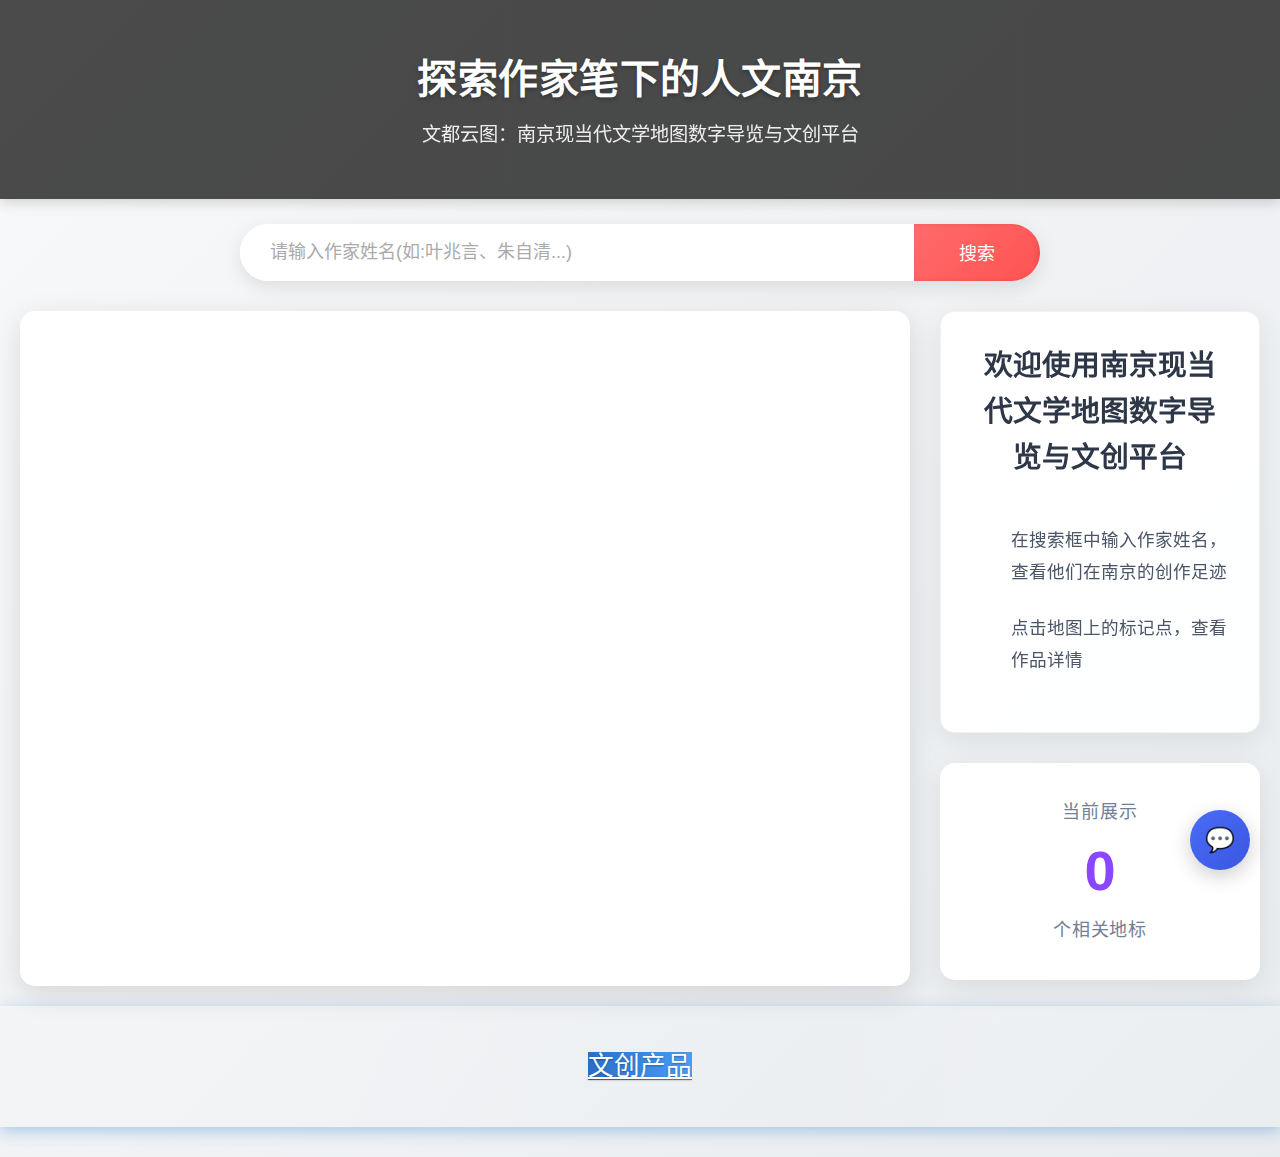
<file: index.html>
<!DOCTYPE html>
<html lang="zh-CN">
<head>
    <meta charset="UTF-8">
    <meta name="viewport" content="width=device-width, initial-scale=1.0">
    <title>文都云图：南京现当代文学地图数字导览与文创平台</title>
    <link rel="stylesheet" href="./css/style.css">
    <link rel="stylesheet" href="./css/ai_assistant.css"> 
    <script src="https://cdn.bootcdn.net/ajax/libs/echarts/5.4.2/echarts.min.js"></script>
    <script src="https://cdn.bootcdn.net/ajax/libs/jquery/3.7.1/jquery.min.js"></script>
    <style>
       .explore-btn-container {
            text-align: center;
            padding: 40px 0; 
            margin-top: 20px;
            background: linear-gradient(135deg, #1a5fad, #2a8fe6, #c2e5ff);
            background-image: 
                radial-gradient(circle at 10% 20%, rgba(255,255,255,0.1) 20%, transparent 40%),
                radial-gradient(circle at 90% 80%, rgba(255,255,255,0.1) 15%, transparent 30%);
            box-shadow: 0 4px 15px rgba(0, 100, 200, 0.3); 
        }

        .explore-btn {
            background: linear-gradient(to right, #2a6fc7, #4a9df7);
            color: white;
            text-shadow: 0 1px 2px rgba(0,0,0,0.3); 
            transition: all 0.3s; 
            font-size: 1.6rem;
        }
        .explore-btn:hover {
            background: linear-gradient(to right, #1a5fad, #3a8de0); 
            transform: translateY(-2px); 
        }
                
                @media (max-width: 768px) {
                    .explore-btn {
                        padding: 12px 30px;
                        font-size: 1.4rem;
                    }
                }
    </style>
</head>
<body>
    <div class="header">
        <h1>探索作家笔下的人文南京</h1>
        <p>文都云图：南京现当代文学地图数字导览与文创平台</p>
    </div>
    
    <div class="search-container">
        <input type="text" id="searchInput" placeholder="请输入作家姓名(如:叶兆言、朱自清...)">
        <button id="searchBtn">搜索</button>
    </div>
    
    <div class="container">
        <div id="mapContainer"></div>
        
        <div class="sidebar">
            <div id="infoPanel">
                <div class="default-message">
                    <h3>欢迎使用南京现当代文学地图数字导览与文创平台</h3>
                    <p>在搜索框中输入作家姓名，查看他们在南京的创作足迹</p>
                    <p>点击地图上的标记点，查看作品详情</p>
                </div>
            </div>
            
            <div id="counter">
                <div class="counter-label">当前展示</div>
                <div class="counter-number">0</div>
                <div class="counter-label">个相关地标</div>
            </div>
        </div>
    </div>
    
    <!-- AI助手容器保持不变 -->
    <div id="ai-assistant">
        <div id="chat-container">
            <div class="chat-header">
                <h3>南京文学助手</h3>
                <button id="close-chat">×</button>
            </div>
            <!-- 虚拟形象区域 -->
            <div id="avatar-container">
                <div id="avatar-animation"></div>
            </div>
            <div id="chat-messages"></div>
            <div class="chat-input">
                <input type="text" id="user-input" placeholder="输入关于南京现当代文学的问题...">
                <button id="send-btn">发送</button>
            </div>
        </div>
        <button id="chat-toggle">💬</button>
    </div>

    
    
    <div class="explore-btn-container">
        <a href="./html/product.html" class="explore-btn">
            文创产品
        </a>
    </div>
    
    <script src="./js/script.js"></script>
    <script src="./js/ai_assistant.js"></script> 
    
    <script>
    // 地图初始化代码
    $(document).ready(function() {
        const myChart = echarts.init(document.getElementById('mapContainer'));
    
    // 使用全局函数获取标记点数据
    const allMarkers = window.getNanjingMarkers();
        // 显示加载动画
        myChart.showLoading({
            text: '正在加载南京地图数据...',
            color: '#4a6cf7',
            textColor: '#4a5568',
            maskColor: 'rgba(255, 255, 255, 0.9)'
        });
        
        // 使用本地地图数据
        fetch('./data/nanjing.json')
            .then(response => response.json())
            .then(nanjingGeoJSON => {
                // 注册南京地图
                echarts.registerMap('nanjing', nanjingGeoJSON);
                
                // 使用文档2提供的数据构建标记点
                const allMarkers = Object.keys(nanjingCoords).map(locationName => {
                    const works = locationToWorks[locationName] || [];
                    const worksList = works.map(item => `${item.author}《${item.work.title}》`);
                    const authors = [...new Set(works.map(item => item.author))];
                    
                    return {
                        name: locationName,
                        value: nanjingCoords[locationName],
                        excerpt: locationDescriptions[locationName] || '南京文学地标',
                        works: worksList,
                        authors: authors,
                        symbol: 'pin',
                        symbolSize: [40, 50],
                        itemStyle: { 
                            color: '#ff6b6b' 
                        },
                        label: {
                            show: true,
                            formatter: '{b}',
                            position: 'bottom',
                            color: '#1a3d66',
                            fontSize: 12
                        }
                    };
                });
                
                // 配置地图选项
                const option = {
                    title: {
                        text: '南京文学地图',
                        subtext: '作家笔下的人文南京',
                        left: 'center',
                        textStyle: { 
                            color: '#2d3748', 
                            fontSize: 24,
                            fontWeight: 'bold'
                        },
                        subtextStyle: { 
                            color: '#718096',
                            fontSize: 16
                        }
                    },
                    tooltip: {
                        trigger: 'item',
                        backgroundColor: 'rgba(255, 255, 255, 0.95)',
                        borderColor: '#e2e8f0',
                        borderWidth: 1,
                        padding: 15,
                        borderRadius: 8,
                        textStyle: {
                            color: '#2d3748'
                        },
                        formatter: function(params) {
                            if (params.componentType === 'series') {
                                return `<div style="font-weight:bold;margin-bottom:5px;">${params.name}</div>
                                        <div>${params.data.excerpt || '南京文学地标'}</div>
                                        <div style="margin-top:8px;color:#4a5568;">点击查看详情</div>`;
                            }
                            return params.name;
                        }
                    },
                    geo: {
                        map: 'nanjing',
                        roam: true,
                        zoom: 8,
                        center: [118.8, 32.05],
                        label: { 
                            emphasis: { 
                                show: false 
                            } 
                        },
                        itemStyle: {
                            areaColor: '#e8f4ff',
                            borderColor: '#297acc'
                        },
                        emphasis: {
                            itemStyle: { 
                                areaColor: '#a4d0ff' 
                            },
                            label: { 
                                show: true, 
                                color: '#1a3d66' 
                            }
                        }
                    },
                    series: [{
                        name: '文学地标',
                        type: 'scatter',
                        coordinateSystem: 'geo',
                        symbol: 'pin',
                        symbolSize: [40, 50],
                        itemStyle: { 
                            color: '#ff6b6b' 
                        },
                        data: allMarkers,
                        label: {
                            show: true,
                            formatter: '{b}',
                            position: 'bottom',
                            color: '#1a3d66',
                            fontSize: 12
                        },
                        zlevel: 2
                    }]
                };
                
                // 应用配置
                myChart.setOption(option);
                
                // 隐藏加载动画
                myChart.hideLoading();
                
                // 更新计数器
                $('.counter-number').text(allMarkers.length);
                
                // 地图点击事件
                myChart.on('click', function(params) {
                    if (params.componentType === 'series') {
                        const location = params.data;
                        
                        // 生成作品列表HTML
                        let worksHtml = '';
                        if (location.works && location.works.length > 0) {
                            worksHtml = '<div class="literary-works"><h4>相关作品:</h4><ul>';
                            location.works.forEach(work => {
                                worksHtml += `<li>${work}</li>`;
                            });
                            worksHtml += '</ul></div>';
                        }
                        
                        const content = `
                            <div class="location-detail">
                                <h3>${location.name}</h3>
                                <p>${location.excerpt}</p>
                                ${worksHtml}
                            </div>
                        `;
                        
                        $('#infoPanel').html(content);
                        
                        // 高亮当前选中区域
                        myChart.dispatchAction({
                            type: 'highlight',
                            seriesIndex: 0,
                            name: location.name
                        });
                    }
                });
            })
            .catch(error => {
                console.error('加载南京地图数据失败:', error);
                myChart.hideLoading();
                myChart.setOption({
                    title: {
                        text: '数据加载失败',
                        subtext: '请检查网络连接或稍后再试',
                        left: 'center',
                        top: 'center'
                    }
                });
            });
        
        // 响应窗口大小变化
        window.addEventListener('resize', function() {
            myChart.resize();
        });
        
        // 搜索按钮点击事件
        $('#searchBtn').click(function() {
            const query = $('#searchInput').val().trim();
            
            // 先取消之前所有高亮
            myChart.dispatchAction({ type: 'downplay' });
            
            // 过滤出包含该作者的地标点
            const filteredMarkers = allMarkers.filter(marker => 
                marker.authors && marker.authors.some(author => author.includes(query))
            );
            
            if (filteredMarkers.length > 0) {
                // 更新地图数据 - 只显示该作家相关的标记点
                myChart.setOption({
                    series: [{
                        data: filteredMarkers
                    }]
                });
                
                // 更新计数器
                $('.counter-number').text(filteredMarkers.length);
                
                // 高亮相关区域
                filteredMarkers.forEach(marker => {
                    myChart.dispatchAction({
                        type: 'highlight',
                        seriesIndex: 0,
                        name: marker.name
                    });
                });
                
                // 查找作家信息
                const matchedAuthor = Object.keys(authorsData).find(author => 
                    author.includes(query) || query.includes(author)
                );
                
                if (matchedAuthor) {
                    const authorInfo = authorsData[matchedAuthor];
                    // 构建作品列表
                    let worksHtml = '';
                    if (authorInfo.works && authorInfo.works.length > 0) {
                        worksHtml = '<div class="literary-works"><h4>代表作品:</h4><ul>';
                        authorInfo.works.forEach(work => {
                            worksHtml += `<li>《${work.title}》 - ${work.location}</li>`;
                        });
                        worksHtml += '</ul></div>';
                    }
                    
                    $('#infoPanel').html(`
                        <div class="author-info">
                            <h3>${authorInfo.name}</h3>
                            <p>${authorInfo.intro}</p>
                            ${worksHtml}
                        </div>
                    `);
                }
            } else {
                $('#infoPanel').html(`<div class="author-info">
                    <h3>未找到相关结果</h3>
                    <p>请尝试搜索作家姓名(如:叶兆言、朱自清)或地点名称(如:秦淮河、夫子庙)</p>
                </div>`);
                
                myChart.setOption({
                    series: [{
                        data: allMarkers
                    }]
                });
                $('.counter-number').text(allMarkers.length);
            }
        });
    });
</script>
</body>
</html>
</file>
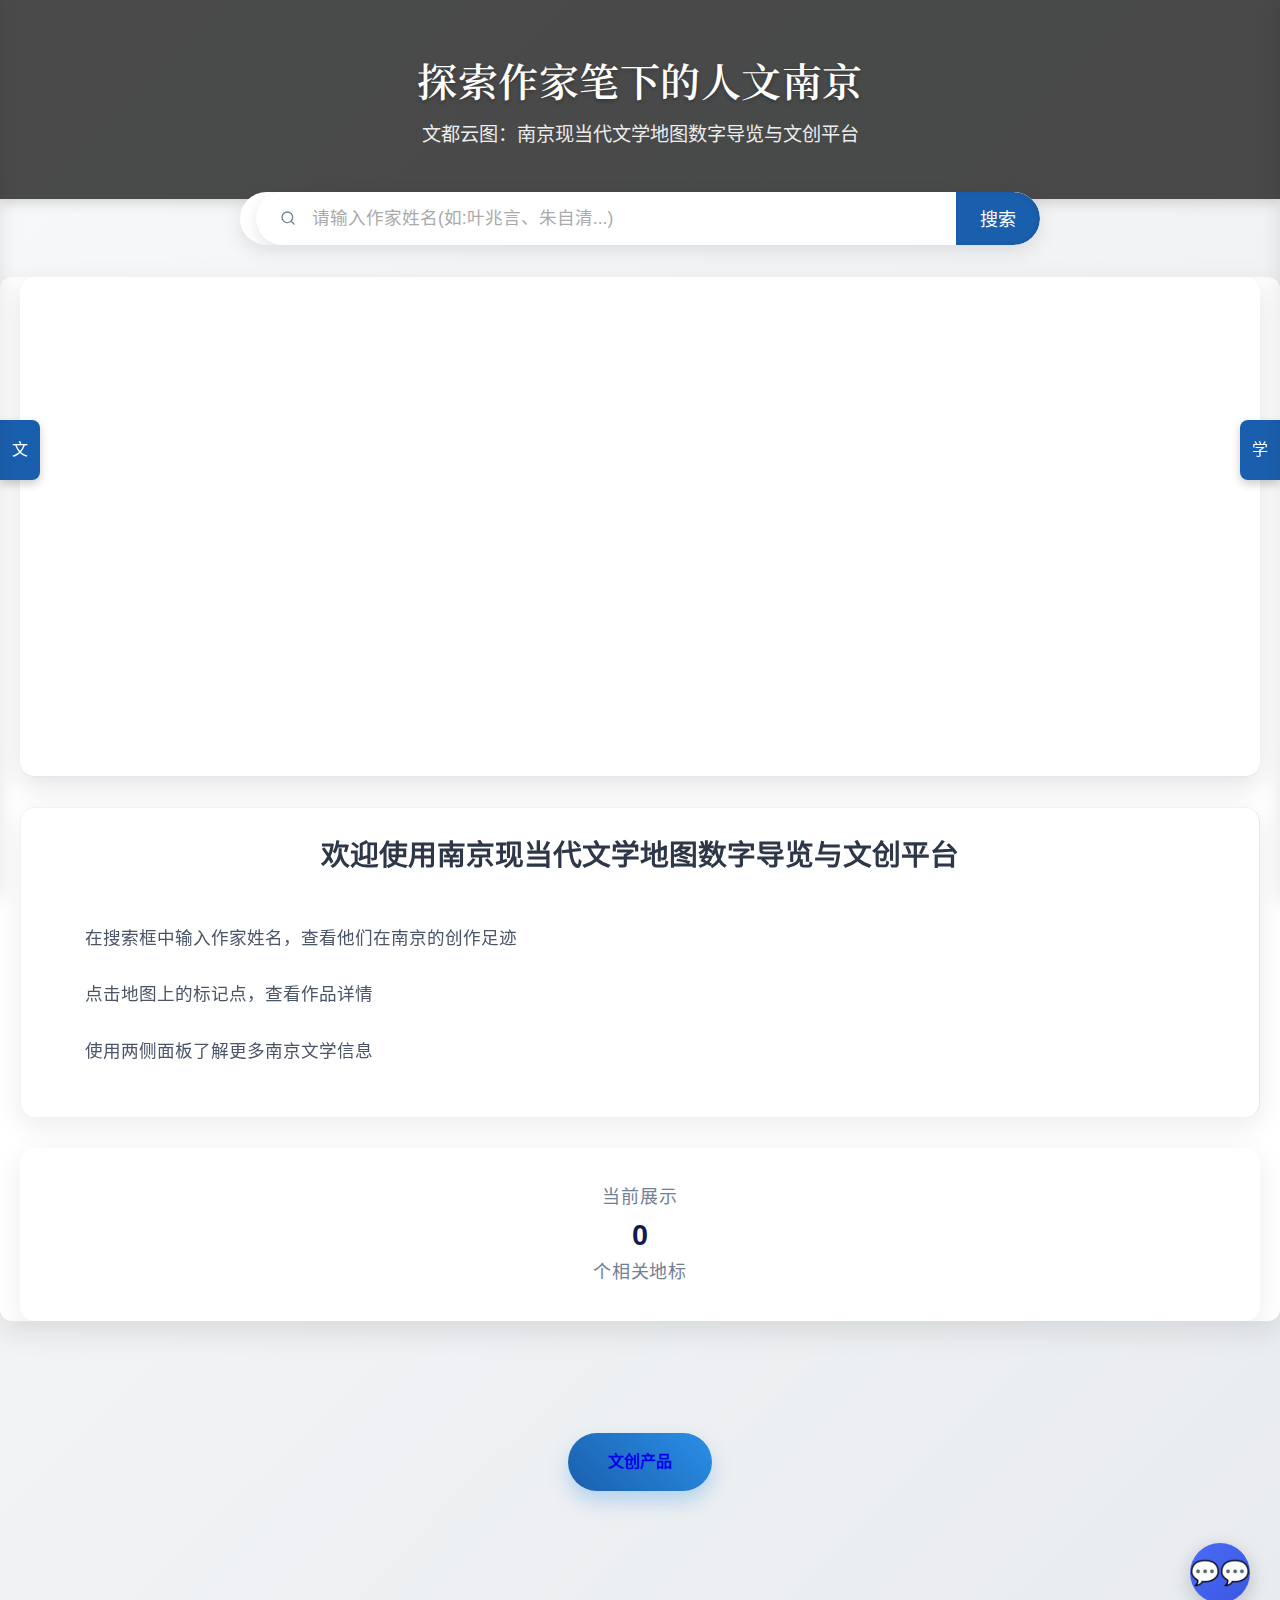
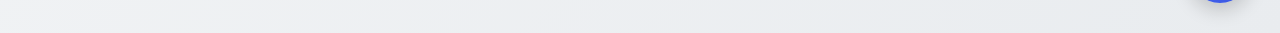
<file: index001.html>
<!DOCTYPE html>
<html lang="zh-CN">
<head>
    <meta charset="UTF-8">
    <meta name="viewport" content="width=device-width, initial-scale=1.0">
    <title>文都云图：南京现当代文学地图数字导览与文创平台</title>
    <link rel="stylesheet" href="./css/style.css">
    <!-- 在index.html的<head>部分添加 -->
<link rel="icon" href="data:image/svg+xml,<svg xmlns=%22http://www.w3.org/2000/svg%22 viewBox=%220 0 100 100%22><text y=%22.9em%22 font-size=%2290%22>📚</text></svg>" type="image/svg+xml">
    <link rel="stylesheet" href="./css/ai_assistant.css"> 
    <link href="https://fonts.googleapis.com/css2?family=Noto+Serif+SC:wght@400;700&family=Noto+Sans+SC:wght@300;500&display=swap" rel="stylesheet">
    <script src="https://cdn.bootcdn.net/ajax/libs/echarts/5.4.2/echarts.min.js"></script>
    <script src="https://cdn.bootcdn.net/ajax/libs/jquery/3.7.1/jquery.min.js"></script>
    <style>
        :root {
            --primary-color: #1a5fad;
            --secondary-color: #2a8fe6;
            --accent-color: #ff6b6b;
            --dark-text: #2d3748;
            --light-text: #718096;
            --bg-gradient: linear-gradient(135deg, #f8f9fa, #e9ecef);
            --side-panel-bg: rgba(255, 255, 255, 0.9);
            --side-panel-width: 280px;
        }

        body {
            font-family: 'Noto Sans SC', sans-serif;
            background: var(--bg-gradient);
            color: var(--dark-text);
            line-height: 1.6;
            position: relative;
            min-height: 100vh;
        }

        .header {
            background: linear-gradient(rgba(0, 0, 0, 0.7), rgba(0, 0, 0, 0.7)), 
                        url('https://example.com/nanjing-skyline.jpg') center/cover;
            color: white;
            padding: 3rem 1rem;
            text-align: center;
            position: relative;
            overflow: hidden;
        }

        .header h1 {
            font-family: 'Noto Serif SC', serif;
            font-size: 2.5rem;
            margin-bottom: 0.5rem;
            text-shadow: 0 2px 4px rgba(0,0,0,0.3);
            animation: fadeInDown 1s ease;
        }

        .header p {
            font-size: 1.2rem;
            opacity: 0.9;
            animation: fadeIn 1.5s ease;
        }

        @keyframes fadeIn {
            from { opacity: 0; }
            to { opacity: 1; }
        }

        @keyframes fadeInDown {
            from { 
                opacity: 0;
                transform: translateY(-20px);
            }
            to { 
                opacity: 1;
                transform: translateY(0);
            }
        }
        
        .explore-btn-container {
            position: relative;
            overflow: hidden;
            margin: 3rem 0;
            padding: 4rem 0;
            display: flex;           
            justify-content: center; 
            align-items: center;     
            text-align: center;     
        }
        
        .explore-btn {
            display: inline-block;
            padding: 1rem 2.5rem;
            border-radius: 50px;
            font-weight: bold;
            text-decoration: none;
            box-shadow: 0 10px 20px rgba(42, 143, 230, 0.3);
            position: relative;
            overflow: hidden;
            z-index: 1;
            transition: all 0.4s;
        }
        
        .explore-btn:before {
            content: '';
            position: absolute;
            top: 0;
            left: 0;
            width: 100%;
            height: 100%;
            background: linear-gradient(45deg, var(--primary-color), var(--secondary-color));
            z-index: -1;
            transition: all 0.4s;
        }
        
        .explore-btn:hover:before {
            transform: scale(1.05);
            opacity: 0.8;
        }
        
        .explore-btn:after {
            content: '';
            position: absolute;
            top: 50%;
            left: 50%;
            width: 5px;
            height: 5px;
            background: rgba(255, 255, 255, 0.5);
            opacity: 0;
            border-radius: 100%;
            transform: scale(1, 1) translate(-50%, -50%);
            transform-origin: 50% 50%;
        }
        
        .explore-btn:hover:after {
            animation: ripple 1s ease-out;
        }
        
        @keyframes ripple {
            0% {
                transform: scale(0, 0);
                opacity: 0.5;
            }
            100% {
                transform: scale(20, 20);
                opacity: 0;
            }
        }
        
        .location-detail h3 {
            color: var(--primary-color);
            font-family: 'Noto Serif SC', serif;
            margin-bottom: 0.5rem;
            position: relative;
            padding-bottom: 0.5rem;
        }
        
        .location-detail h3:after {
            content: '';
            position: absolute;
            left: 0;
            bottom: 0;
            width: 50px;
            height: 3px;
            background: var(--accent-color);
        }
        
        .author-info {
            background: rgba(255, 255, 255, 0.9);
            padding: 1.5rem;
            border-radius: 8px;
            box-shadow: 0 5px 15px rgba(0, 0, 0, 0.05);
        }
        
        .author-info h3 {
            color: var(--primary-color);
            margin-bottom: 0.5rem;
        }
        
        .author-info p {
            color: var(--light-text);
            margin-bottom: 1rem;
        }
        
        .work-title {
            font-weight: bold;
            color: var(--dark-text);
        }
        
        .work-author {
            font-size: 0.9rem;
            color: var(--light-text);
            margin: 0.3rem 0;
        }
        
        .work-excerpt {
            font-size: 0.9rem;
            line-height: 1.5;
            color: #4a5568;
        }
        
        .container {
            display: flex;
            flex-direction: column;
            max-width: 1400px;
            margin: 2rem auto;
            box-shadow: 0 10px 30px rgba(0, 0, 0, 0.1);
            border-radius: 12px;
            overflow: hidden;
            background: white;
            position: relative;
            z-index: 1;
        }
        
        #mapContainer {
            height: 600px;
            width: 100%;
            position: relative;
            border-bottom: 1px solid #e2e8f0;
        }
        
        .sidebar {
            display: flex;
            flex-direction: column;
            height: 100%;
        }
        
        #infoPanel {
            flex: 1;
            padding: 1.5rem;
            overflow-y: auto;
            background: white;
            border-right: 1px solid #e2e8f0;
        }
        
        .location-detail, .author-info {
            animation: fadeIn 0.5s ease;
        }
        
        .literary-works ul {
            list-style-type: none;
            padding: 0;
        }
        
        .literary-works li {
            padding: 0.8rem;
            margin: 0.5rem 0;
            background: rgba(74, 108, 247, 0.05);
            border-left: 3px solid var(--primary-color);
            transition: all 0.3s;
        }
        
        .literary-works li:hover {
            background: rgba(74, 108, 247, 0.1);
            transform: translateX(5px);
        }
        
        .counter {
            display: flex;
            align-items: center;
            justify-content: center;
            padding: 1rem;
            background: var(--primary-color);
            color: white;
            font-weight: 500;
        }
        
        .counter-number {
            font-size: 1.8rem;
            font-weight: bold;
            margin: 0 0.5rem;
            color: rgb(15, 26, 78);
        }
        
        .search-container {
            max-width: 800px;
            margin: -2rem auto 2rem;
            position: relative;
            z-index: 10;
            padding: 0 1rem;
        }
        
        #searchInput {
            width: 100%;
            padding: 1rem 1.5rem;
            border: none;
            border-radius: 50px;
            box-shadow: 0 5px 15px rgba(0, 0, 0, 0.1);
            font-size: 1.1rem;
            transition: all 0.3s;
            background: white url('data:image/svg+xml;utf8,<svg xmlns="http://www.w3.org/2000/svg" width="16" height="16" viewBox="0 0 24 24" fill="none" stroke="%23718096" stroke-width="2" stroke-linecap="round" stroke-linejoin="round"><circle cx="11" cy="11" r="8"></circle><line x1="21" y1="21" x2="16.65" y2="16.65"></line></svg>') no-repeat 1.5rem center;
            padding-left: 3.5rem;
        }
        
        #searchInput:focus {
            outline: none;
            box-shadow: 0 5px 20px rgba(42, 143, 230, 0.3);
            transform: translateY(-2px);
        }
        
        #searchBtn {
            position: absolute;
            right: 0;
            top: 0;
            height: 100%;
            padding: 0 1.5rem;
            border: none;
            background: var(--primary-color);
            color: white;
            border-radius: 0 50px 50px 0;
            cursor: pointer;
            font-weight: 500;
            transition: all 0.3s;
        }
        
        #searchBtn:hover {
            background: var(--secondary-color);
        }
        
        /* 新增：侧边滚动面板样式 */
        .side-panel {
            position: fixed;
            top: 0;
            bottom: 0;
            width: var(--side-panel-width);
            background: var(--side-panel-bg);
            box-shadow: 0 0 20px rgba(0, 0, 0, 0.1);
            padding: 1.5rem;
            z-index: 100;
            overflow-y: auto;
            transition: transform 0.4s ease;
            backdrop-filter: blur(5px);
            border-radius: 0 12px 12px 0;
        }
        
        .left-panel {
            left: 0;
            transform: translateX(-100%);
        }
        
        .right-panel {
            right: 0;
            transform: translateX(100%);
        }
        
        .side-panel.visible {
            transform: translateX(0);
        }
        
        .panel-toggle {
            position: fixed;
            top: 50%;
            transform: translateY(-50%);
            background: var(--primary-color);
            color: white;
            width: 40px;
            height: 60px;
            display: flex;
            align-items: center;
            justify-content: center;
            cursor: pointer;
            border-radius: 0 8px 8px 0;
            box-shadow: 0 4px 10px rgba(0, 0, 0, 0.2);
            z-index: 99;
            transition: all 0.3s ease;
        }
        
        .panel-toggle:hover {
            background: var(--secondary-color);
            width: 45px;
        }
        
        .left-toggle {
            left: 0;
        }
        
        .right-toggle {
            right: 0;
            border-radius: 8px 0 0 8px;
        }
        
        .panel-header {
            font-family: 'Noto Serif SC', serif;
            font-size: 1.5rem;
            color: var(--primary-color);
            margin-bottom: 1.5rem;
            padding-bottom: 0.5rem;
            border-bottom: 2px solid var(--accent-color);
        }
        
        .timeline-item {
            margin-bottom: 1.5rem;
            padding-bottom: 1.5rem;
            border-bottom: 1px dashed #e2e8f0;
        }
        
        .timeline-year {
            font-weight: bold;
            color: var(--secondary-color);
            font-size: 1.2rem;
            margin-bottom: 0.5rem;
        }
        
        .timeline-content {
            font-size: 0.95rem;
            line-height: 1.6;
        }
        
        .author-list {
            display: grid;
            grid-template-columns: repeat(auto-fill, minmax(120px, 1fr));
            gap: 1rem;
            margin-top: 1.5rem;
        }
        
        .author-card {
            background: rgba(42, 143, 230, 0.08);
            border-radius: 8px;
            padding: 0.8rem;
            text-align: center;
            transition: all 0.3s;
            cursor: pointer;
        }
        
        .author-card:hover {
            background: rgba(42, 143, 230, 0.15);
            transform: translateY(-3px);
            box-shadow: 0 4px 8px rgba(0, 0, 0, 0.1);
        }
        
        .author-name {
            font-weight: 500;
            font-size: 0.9rem;
            margin-top: 0.5rem;
        }
        
        .quote {
            font-style: italic;
            padding: 1rem;
            border-left: 3px solid var(--accent-color);
            background: rgba(255, 107, 107, 0.05);
            margin: 1.5rem 0;
            border-radius: 0 6px 6px 0;
        }
        
        .quote-author {
            text-align: right;
            font-size: 0.9rem;
            color: var(--light-text);
            margin-top: 0.5rem;
        }
        
        .recommended-book {
            display: flex;
            gap: 1rem;
            margin-bottom: 1.5rem;
            padding: 1rem;
            background: rgba(255, 255, 255, 0.7);
            border-radius: 8px;
            box-shadow: 0 2px 8px rgba(0, 0, 0, 0.05);
        }
        
        .book-cover {
            flex: 0 0 60px;
            height: 80px;
            background: var(--secondary-color);
            border-radius: 4px;
            display: flex;
            align-items: center;
            justify-content: center;
            color: white;
            font-weight: bold;
            font-size: 0.8rem;
            text-align: center;
            padding: 0.5rem;
            line-height: 1.3;
        }
        
        .book-info {
            flex: 1;
        }
        
        .book-title {
            font-weight: bold;
            margin-bottom: 0.3rem;
        }
        
        .book-author {
            font-size: 0.85rem;
            color: var(--light-text);
            margin-bottom: 0.5rem;
        }
        
        .book-desc {
            font-size: 0.85rem;
            line-height: 1.5;
        }
        
        @media (max-width: 1200px) {
            .side-panel {
                width: 240px;
            }
        }
        
        @media (max-width: 992px) {
            .side-panel {
                width: 220px;
                padding: 1rem;
            }
            
            .panel-header {
                font-size: 1.3rem;
            }
        }
        
        @media (max-width: 768px) {
            .side-panel {
                width: 85%;
                border-radius: 0;
            }
            
            .left-panel {
                transform: translateX(-100%);
            }
            
            .right-panel {
                transform: translateX(100%);
            }
            
            .panel-toggle {
                display: none;
            }
        }
    </style>
</head>
<body>
    <!-- 左侧信息面板 -->
    <div class="side-panel left-panel" id="leftPanel">
        <div class="panel-header">南京文学时间轴</div>
        
        <div class="timeline-item">
            <div class="timeline-year">1920-1930</div>
            <div class="timeline-content">
                <p>南京成为新文化运动的重要阵地，朱自清、俞平伯等作家在南京创作了大量作品。</p>
                <p>1923年，朱自清在南京创作了著名散文《桨声灯影里的秦淮河》。</p>
            </div>
        </div>
        
        <div class="timeline-item">
            <div class="timeline-year">1930-1940</div>
            <div class="timeline-content">
                <p>南京作为民国首都，文学创作繁荣，涌现出张恨水、巴金等作家。</p>
                <p>1934年，张恨水开始在南京创作《金粉世家》。</p>
            </div>
        </div>
        
        <div class="timeline-item">
            <div class="timeline-year">1950-1960</div>
            <div class="timeline-content">
                <p>新中国成立后，南京文学进入新的发展阶段，陆文夫、高晓声等作家活跃。</p>
                <p>1957年，陆文夫发表短篇小说《小巷深处》，描写南京小市民生活。</p>
            </div>
        </div>
        
        <div class="timeline-item">
            <div class="timeline-year">1980至今</div>
            <div class="timeline-content">
                <p>新时期南京文学繁荣，叶兆言、苏童、毕飞宇等作家崛起。</p>
                <p>叶兆言创作了《南京人》《南京传》等南京题材作品。</p>
            </div>
        </div>
        
        <div class="panel-header" style="margin-top: 2rem;">南京作家群</div>
        <div class="author-list">
            <div class="author-card" data-author="朱自清">
                <div class="author-name">朱自清</div>
            </div>
            <div class="author-card" data-author="俞平伯">
                <div class="author-name">俞平伯</div>
            </div>
            <div class="author-card" data-author="张恨水">
                <div class="author-name">张恨水</div>
            </div>
            <div class="author-card" data-author="巴金">
                <div class="author-name">巴金</div>
            </div>
            <div class="author-card" data-author="叶兆言">
                <div class="author-name">叶兆言</div>
            </div>
            <div class="author-card" data-author="苏童">
                <div class="author-name">苏童</div>
            </div>
            <div class="author-card" data-author="毕飞宇">
                <div class="author-name">毕飞宇</div>
            </div>
            <div class="author-card" data-author="陆文夫">
                <div class="author-name">陆文夫</div>
            </div>
        </div>
        
        <div class="quote">
            "逛南京像逛古董铺子，到处都有些时代侵蚀的遗痕。你可以摩挲，可以凭吊，可以悠然遐想..."
            <div class="quote-author">—— 朱自清《南京》</div>
        </div>
    </div>
    
    <!-- 右侧信息面板 -->
    <div class="side-panel right-panel" id="rightPanel">
        <div class="panel-header">文学地标导览</div>
        
        <div class="recommended-book">
            <div class="book-cover">秦淮河</div>
            <div class="book-info">
                <div class="book-title">桨声灯影里的秦淮河</div>
                <div class="book-author">朱自清</div>
                <div class="book-desc">朱自清与俞平伯同游秦淮河后各自创作的散文名篇，描写了秦淮河夜景和人文风情。</div>
            </div>
        </div>
        
        <div class="recommended-book">
            <div class="book-cover">夫子庙</div>
            <div class="book-info">
                <div class="book-title">南京人</div>
                <div class="book-author">叶兆言</div>
                <div class="book-desc">叶兆言笔下南京人的生活百态，夫子庙的市井气息在书中得到生动展现。</div>
            </div>
        </div>
        
        <div class="recommended-book">
            <div class="book-cover">中山陵</div>
            <div class="book-info">
                <div class="book-title">钟山风雨</div>
                <div class="book-author">张恨水</div>
                <div class="book-desc">以南京为背景的长篇小说，描绘了民国时期南京的社会变迁。</div>
            </div>
        </div>
        
        <div class="panel-header" style="margin-top: 1.5rem;">文学小贴士</div>
        <div class="timeline-content">
            <p><strong>南京文学地图使用指南：</strong></p>
            <ul>
                <li>点击地图上的标记点查看详情</li>
                <li>搜索框可查找作家及作品</li>
                <li>作家卡片可快速定位相关地点</li>
                <li>使用时间轴了解文学发展脉络</li>
            </ul>
        </div>
        
        <div class="quote">
            "南京的可爱，在文学中表现得最为充分。六朝古都的沧桑，秦淮河的风月，玄武湖的烟波，都在作家笔下得到了永生。"
            <div class="quote-author">—— 叶兆言</div>
        </div>
    </div>
    
    <!-- 面板切换按钮 -->
    <div class="panel-toggle left-toggle" id="leftToggle">文</div>
    <div class="panel-toggle right-toggle" id="rightToggle">学</div>

    <div class="header">
        <h1>探索作家笔下的人文南京</h1>
        <p>文都云图：南京现当代文学地图数字导览与文创平台</p>
    </div>
    
    <div class="search-container">
        <input type="text" id="searchInput" placeholder="请输入作家姓名(如:叶兆言、朱自清...)">
        <button id="searchBtn">搜索</button>
    </div>
    
    <div class="container">
        <div id="mapContainer"></div>
        
        <div class="sidebar">
            <div id="infoPanel">
                <div class="default-message">
                    <h3>欢迎使用南京现当代文学地图数字导览与文创平台</h3>
                    <p>在搜索框中输入作家姓名，查看他们在南京的创作足迹</p>
                    <p>点击地图上的标记点，查看作品详情</p>
                    <p>使用两侧面板了解更多南京文学信息</p>
                </div>
            </div>
            
            <div id="counter">
                <div class="counter-label">当前展示</div>
                <div class="counter-number">0</div>
                <div class="counter-label">个相关地标</div>
            </div>
        </div>
    </div>
    
    <!-- AI助手容器保持不变 -->
    <div id="ai-assistant">
        <div id="chat-container">
            <div class="chat-header">
                <h3>南京文学助手</h3>
                <button id="close-chat">×</button>
            </div>
            <!-- 虚拟形象区域 -->
            <div id="avatar-container">
                <div id="avatar-animation"></div>
            </div>
            <div id="chat-messages"></div>
            <div class="chat-input">
                <input type="text" id="user-input" placeholder="输入关于南京现当代文学的问题...">
                <button id="send-btn">发送</button>
            </div>
        </div>
        <button id="chat-toggle">💬💬</button>
    </div>

    <div class="explore-btn-container">
        <a href="./html/product.html" class="explore-btn">
            文创产品
        </a>
    </div>
    
    <script src="./js/script.js"></script>
    <script src="./js/ai_assistant.js"></script> 
    
    <script>
        // 面板切换功能
        document.getElementById('leftToggle').addEventListener('click', function() {
            document.getElementById('leftPanel').classList.toggle('visible');
        });
        
        document.getElementById('rightToggle').addEventListener('click', function() {
            document.getElementById('rightPanel').classList.toggle('visible');
        });
        
        // 点击作家卡片时自动搜索
        document.querySelectorAll('.author-card').forEach(card => {
            card.addEventListener('click', function() {
                const author = this.getAttribute('data-author');
                document.getElementById('searchInput').value = author;
                document.getElementById('searchBtn').click();
                
                // 确保左侧面板打开
                document.getElementById('leftPanel').classList.add('visible');
            });
        });
    
        // 地图初始化代码
        $(document).ready(function() {
            const myChart = echarts.init(document.getElementById('mapContainer'));
        
        // 使用全局函数获取标记点数据
        const allMarkers = window.getNanjingMarkers();
            // 显示加载动画
            myChart.showLoading({
        text: '正在加载文学地图...',
        color: '#4a6cf7',
        textColor: '#4a5568',
        maskColor: 'rgba(255, 255, 255, 0.95)',
        spinnerRadius: 15,
        lineWidth: 4,
        fontSize: 16,
        fontWeight: 'bold'
    });
    function showCustomLoading() {
        $('#mapContainer').append(`
            <div class="custom-loading">
                <div class="loading-spinner">
                    <div class="double-bounce1"></div>
                    <div class="double-bounce2"></div>
                </div>
                <div class="loading-text">探索南京文学世界...</div>
            </div>
        `);
    }
    
    function hideCustomLoading() {
        $('.custom-loading').fadeOut(300, function() {
            $(this).remove();
        });
    }
            // 使用本地地图数据
            fetch('./data/nanjing.json')
                .then(response => response.json())
                .then(nanjingGeoJSON => {
                    echarts.registerMap('nanjing', nanjingGeoJSON);
                    
                    const allMarkers = window.getNanjingMarkers();
                    
                    const option = {
                        title: {
                            text: '南京文学地图',
                            subtext: '作家笔下的人文南京',
                            left: 'center',
                            textStyle: { 
                                color: '#2d3748', 
                                fontSize: 24,
                                fontWeight: 'bold'
                            },
                            subtextStyle: { 
                                color: '#718096',
                                fontSize: 16
                            }
                        },
                        tooltip: {
                            trigger: 'item',
                            backgroundColor: 'rgba(255, 255, 255, 0.95)',
                            borderColor: '#e2e8f0',
                            borderWidth: 1,
                            padding: 15,
                            borderRadius: 8,
                            textStyle: {
                                color: '#2d3748'
                            },
                            formatter: function(params) {
                                if (params.componentType === 'series') {
                                    return `<div style="font-weight:bold;margin-bottom:5px;">${params.name}</div>
                                            <div>${params.data.excerpt || '南京文学地标'}</div>
                                            <div style="margin-top:8px;color:#4a5568;">点击查看详情</div>`;
                                }
                                return params.name;
                            }
                        },
                        geo: {
                            map: 'nanjing',
                            roam: true,
                            zoom: 8,
                            center: [118.8, 32.05],
                            label: { 
                                emphasis: { 
                                    show: false 
                                } 
                            },
                            itemStyle: {
                                areaColor: '#e8f4ff',
                                borderColor: '#297acc'
                            },
                            emphasis: {
                                itemStyle: { 
                                    areaColor: '#a4d0ff' 
                                },
                                label: { 
                                    show: true, 
                                    color: '#1a3d66' 
                                }
                            }
                        },
                        series: [{
                            name: '文学地标',
                            type: 'scatter',
                            coordinateSystem: 'geo',
                            symbol: 'pin',
                            symbolSize: [40, 50],
                            itemStyle: { 
                                color: '#ff6b6b' 
                            },
                            data: allMarkers,
                            label: {
                                show: true,
                                formatter: '{b}',
                                position: 'bottom',
                                color: '#1a3d66',
                                fontSize: 12
                            },
                            zlevel: 2
                        }]
                    };
                    
                    // 应用配置
                    myChart.setOption(option);
                    
                    // 隐藏加载动画
                    myChart.hideLoading();
                    
                    // 更新计数器
                    $('.counter-number').text(allMarkers.length);
                    
                    // 地图点击事件
                    myChart.on('click', function(params) {
    if (params.componentType === 'series') {
        const location = params.data;
        
        let worksHtml = '';
        if (location.works && location.works.length > 0) {
            worksHtml = '<div class="literary-works"><h4>相关作品:</h4><ul>';
            
            location.works.forEach(work => {
                const title = work.title || "未知作品";
                const author = work.author || "未知作者";
                const excerpt = work.excerpt || "暂无描述";
                const nanjingDesc = work.nanjingDescription || "暂无南京相关描写";
                const locationName = work.location || "未知地点";
                
                worksHtml += `
                    <li class="work-item">
                        <div class="work-header">
                            <span class="work-title">《${title}》</span>
                            <span class="work-location">- ${locationName}</span>
                        </div>
                        <div class="work-author">作者：${author}</div>
                        <div class="work-excerpt">${excerpt}</div>
                        <div class="nanjing-description">
                            <div class="desc-title">南京描写：</div>
                            <div class="desc-content">${nanjingDesc}</div>
                        </div>
                    </li>
                `;
            });
            
            worksHtml += '</ul></div>';
        } else {
            worksHtml = '<p class="no-works">暂无相关作品信息</p>';
        }
        
        $('#infoPanel').html(`
            <div class="location-info">
                <h3>${location.name || "未知地点"}</h3>
                <p class="location-description">${location.excerpt || "江苏省会，六朝古都，中国现代文学重要城市"}</p>
                ${worksHtml}
            </div>
        `);
    }
});
});
            // 响应窗口大小变化
            window.addEventListener('resize', function() {
                myChart.resize();
            });
            
            // 搜索按钮点击事件
            $('#searchBtn').click(function() {
                const query = $('#searchInput').val().trim().toLowerCase();
                const exactMatch = Object.keys(authorsData).find(author => 
        author.toLowerCase() === query
    );
                // 先取消之前所有高亮
                myChart.dispatchAction({ type: 'downplay' });
                
                // 过滤出包含该作者的地标点
                const filteredMarkers = allMarkers.filter(marker => 
                    marker.authors && marker.authors.some(author => author.includes(query))
                );
                
                if (filteredMarkers.length > 0) {
                    // 更新地图数据 - 只显示该作家相关的标记点
                    myChart.setOption({
                        series: [{
                            data: filteredMarkers
                        }]
                    });
                    
                    // 更新计数器
                    $('.counter-number').text(filteredMarkers.length);
                    
                    // 高亮相关区域
                    filteredMarkers.forEach(marker => {
                        myChart.dispatchAction({
                            type: 'highlight',
                            seriesIndex: 0,
                            name: marker.name
                        });
                    });
                    
                    // 查找作家信息
                    const matchedAuthor = Object.keys(authorsData).find(author => 
            author.includes(query) || query.includes(author)
                    );
                    
                     if (matchedAuthor) {
            const authorInfo = authorsData[matchedAuthor];
            // 构建作品列表（完整代码）
            let worksHtml = '';
            if (authorInfo.works && authorInfo.works.length > 0) {
                worksHtml = '<div class="literary-works"><h4>代表作品:</h4><ul>';
                authorInfo.works.forEach(work => {
                    // 确保显示作品描述
                    worksHtml += `<li>
                        <div class="work-title">《${work.title}》</div>
                        <div class="work-location">地点: ${work.location}</div>
                        <div class="work-excerpt">${work.excerpt}</div>
                        <div class="nanjing-description">${work.nanjingDescription || '暂无南京相关描写'}</div>
                    </li>`;
                });
                worksHtml += '</ul></div>';
            }
            
            $('#infoPanel').html(`
                <div class="author-info">
                    <h3>${authorInfo.name}</h3>
                    <p>${authorInfo.intro}</p>
                    ${worksHtml}
                </div>
            `);
        }
    } else {
                    $('#infoPanel').html(`<div class="author-info">
                        <h3>未找到相关结果</h3>
                        <p>请尝试搜索作家姓名(如:叶兆言、朱自清)或地点名称(如:秦淮河、夫子庙)</p>
                    </div>`);
                    
                    myChart.setOption({
                        series: [{
                            data: allMarkers
                        }]
                    });
                    $('.counter-number').text(allMarkers.length);
                }
            });
        });
    </script>
</body>
</html>
</file>
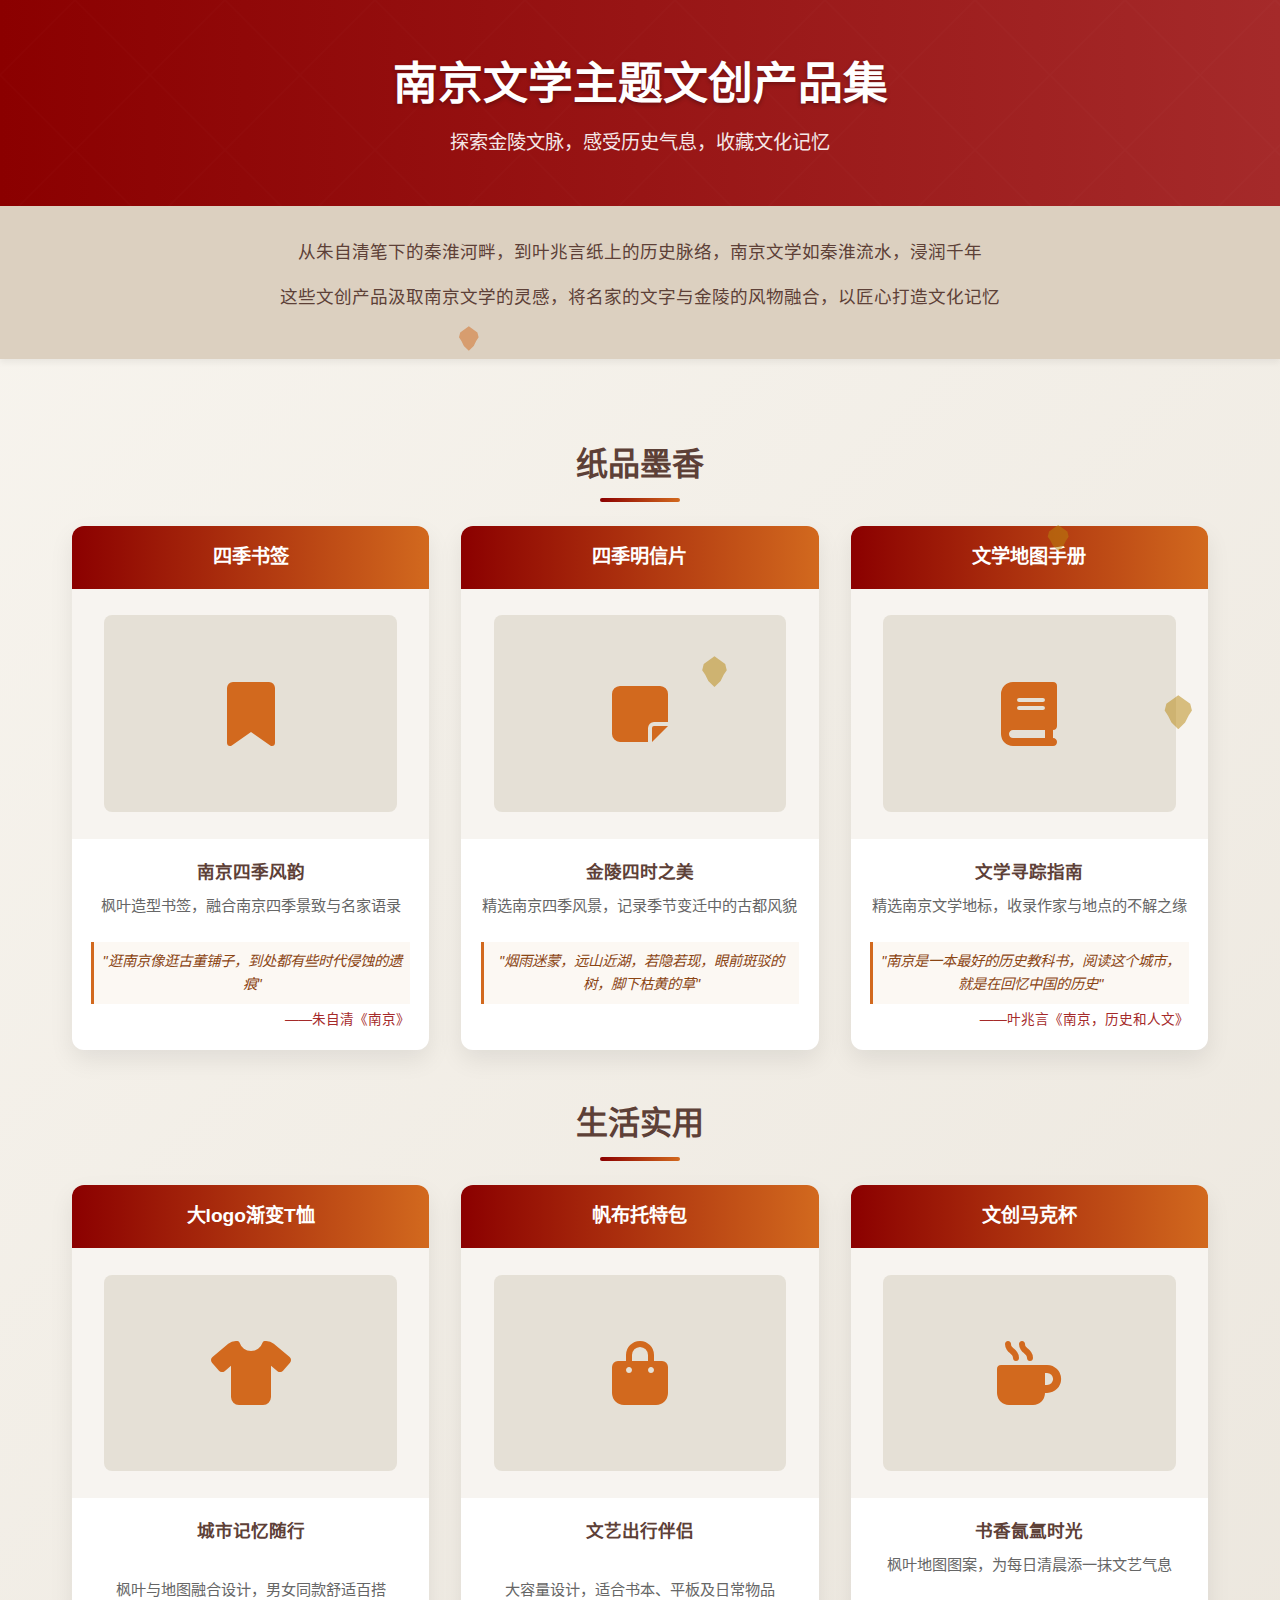
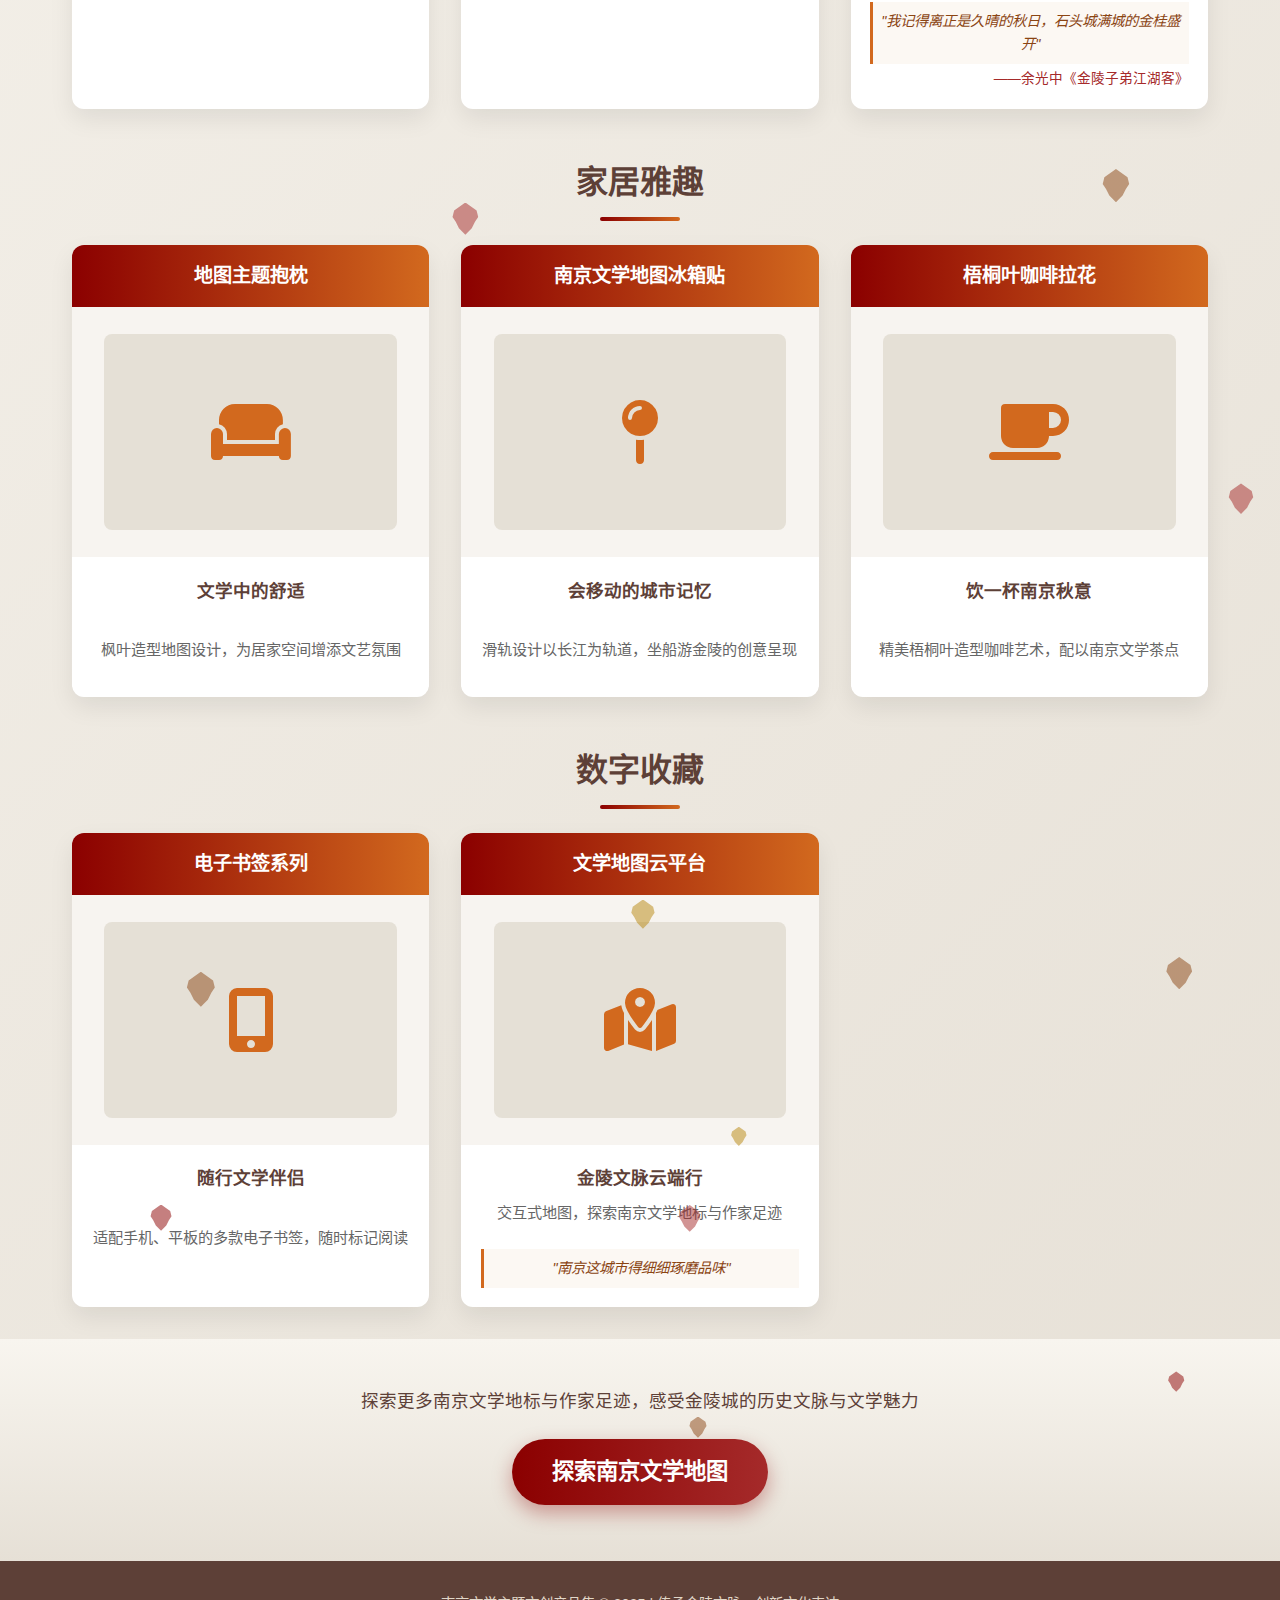
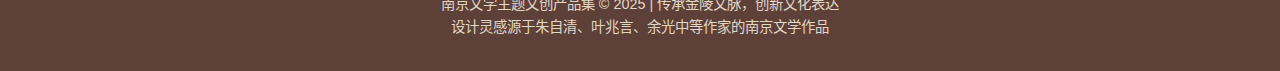
<file: product.html>
<!DOCTYPE html>
<html lang="zh-CN">
<head>
    <meta charset="UTF-8">
    <meta name="viewport" content="width=device-width, initial-scale=1.0">
    <title>南京文学主题文创产品集</title>
    <link rel="stylesheet" href="https://cdnjs.cloudflare.com/ajax/libs/font-awesome/6.4.0/css/all.min.css">
    <style>
        * {
            margin: 0;
            padding: 0;
            box-sizing: border-box;
            font-family: 'Microsoft YaHei', 'Segoe UI', sans-serif;
        }
        
        body {
            background: linear-gradient(135deg, #f8f5ef 0%, #e6e0d6 100%);
            color: #333;
            line-height: 1.6;
            position: relative;
        }
        
        .header {
            background: linear-gradient(to right, #8b0000 0%, #a52a2a 100%);
            color: #fff;
            text-align: center;
            padding: 3rem 1rem;
            position: relative;
            overflow: hidden;
        }
        
        .header::before {
            content: "";
            position: absolute;
            top: 0;
            left: 0;
            right: 0;
            bottom: 0;
            background-image: url('data:image/svg+xml;utf8,<svg xmlns="http://www.w3.org/2000/svg" width="200" height="200" viewBox="0 0 200 200"><path fill="none" stroke="%23ffffff22" stroke-width="2" d="M100 0 L0 100 L100 200 L200 100 Z"/></svg>');
            background-size: 150px;
            opacity: 0.1;
        }
        
        .title-container {
            max-width: 1200px;
            margin: 0 auto;
        }
        
        h1 {
            font-size: 2.8rem;
            margin-bottom: 0.5rem;
            font-weight: 700;
            text-shadow: 0 2px 4px rgba(0,0,0,0.3);
        }
        
        .subtitle {
            font-size: 1.2rem;
            opacity: 0.9;
            max-width: 800px;
            margin: 0 auto;
        }
        
        .intro {
            background-color: #dcd0c0;
            padding: 2rem 1rem;
            text-align: center;
            color: #5d4037;
            font-size: 1.1rem;
            box-shadow: 0 4px 6px rgba(0,0,0,0.05);
        }
        
        .intro p {
            max-width: 800px;
            margin: 0 auto 1rem;
        }
        
        .products-container {
            max-width: 1200px;
            margin: 0 auto;
            padding: 2rem;
        }
        
        .products-grid {
            display: grid;
            grid-template-columns: repeat(auto-fill, minmax(280px, 1fr));
            gap: 2rem;
            margin-top: 1.5rem;
        }
        
        .product-card {
            background: white;
            border-radius: 12px;
            overflow: hidden;
            box-shadow: 0 10px 25px rgba(0,0,0,0.08);
            transition: transform 0.3s, box-shadow 0.3s;
            position: relative;
        }
        
        .product-card:hover {
            transform: translateY(-5px);
            box-shadow: 0 15px 30px rgba(139, 0, 0, 0.2);
        }
        
        .product-header {
            background: linear-gradient(to right, #8b0000, #d2691e);
            color: white;
            padding: 1rem;
            text-align: center;
            font-weight: 600;
            font-size: 1.2rem;
        }
        
        .product-image {
            width: 100%;
            height: 250px;
            display: flex;
            align-items: center;
            justify-content: center;
            padding: 1rem;
            background: #f7f4f0;
        }
        
        .product-image .placeholder {
            width: 90%;
            height: 90%;
            background: #e5e0d6;
            border-radius: 8px;
            display: flex;
            align-items: center;
            justify-content: center;
            font-size: 4rem;
            color: #d2691e;
        }
        
        .product-info {
            padding: 1.2rem;
            text-align: center;
            min-height: 140px;
            display: flex;
            flex-direction: column;
            justify-content: space-between;
        }
        
        .product-title {
            font-weight: 700;
            margin-bottom: 0.5rem;
            font-size: 1.1rem;
            color: #5d4037;
        }
        
        .product-description {
            font-size: 0.95rem;
            color: #666;
            margin-bottom: 1rem;
        }
        
        .quote {
            font-style: italic;
            color: #8b4513;
            padding: 0.5rem;
            border-left: 3px solid #d2691e;
            background: #fcf8f3;
            margin-top: 0.5rem;
            font-size: 0.9rem;
        }
        
        .author {
            text-align: right;
            font-size: 0.85rem;
            color: #a52a2a;
            margin-top: 0.3rem;
        }
        
        .category-title {
            text-align: center;
            margin: 3rem 0 1.5rem;
            position: relative;
            font-size: 2rem;
            color: #5d4037;
        }
        
        .category-title:after {
            content: '';
            display: block;
            width: 80px;
            height: 4px;
            background: linear-gradient(to right, #8b0000, #d2691e);
            margin: 0.5rem auto 0;
            border-radius: 2px;
        }
        
        .cta-container {
            text-align: center;
            padding: 3rem 1rem;
            background: linear-gradient(to bottom, #f8f5ef, #e6e0d6);
            position: relative;
        }
        
        .cta-button {
            display: inline-block;
            padding: 15px 40px;
            background: linear-gradient(to right, #8b0000 0%, #a52a2a 100%);
            color: white;
            font-size: 1.4rem;
            font-weight: 600;
            text-decoration: none;
            border-radius: 50px;
            transition: all 0.3s;
            box-shadow: 0 8px 20px rgba(139, 0, 0, 0.35);
            border: none;
            cursor: pointer;
            position: relative;
            overflow: hidden;
        }
        
        .cta-button:before {
            content: '';
            position: absolute;
            top: -10px;
            left: -10px;
            right: -10px;
            bottom: -10px;
            background: linear-gradient(45deg, #d2691e, #8b0000, #d2691e, #8b0000);
            z-index: -1;
            background-size: 400%;
            border-radius: 60px;
            animation: glow 20s linear infinite;
            opacity: 0;
            transition: opacity 0.3s;
        }
        
        .cta-button:hover:before {
            opacity: 1;
        }
        
        .cta-button:hover {
            transform: translateY(-3px);
            box-shadow: 0 12px 25px rgba(139, 0, 0, 0.45);
        }
        
        .cta-text {
            font-size: 1.1rem;
            margin-bottom: 1.5rem;
            color: #5d4037;
            max-width: 800px;
            margin-left: auto;
            margin-right: auto;
        }
        
        @keyframes glow {
            0% { background-position: 0 0; }
            100% { background-position: 400% 0; }
        }
        
        .footer {
            background: #5d4037;
            color: #e1d7c8;
            text-align: center;
            padding: 2rem;
            font-size: 0.9rem;
        }
        
        .footer a {
            color: #e1d7c8;
            text-decoration: none;
            transition: color 0.3s;
        }
        
        .footer a:hover {
            color: #d2691e;
        }
        
        .maple-leaf {
            position: absolute;
            width: 40px;
            height: 40px;
            background: #d2691e;
            clip-path: polygon(50% 0%, 15% 25%, 10% 45%, 20% 60%, 30% 80%, 50% 100%, 70% 80%, 80% 60%, 90% 45%, 85% 25%);
            opacity: 0.5;
            pointer-events: none;
            animation: float 15s infinite linear;
        }
        
        @keyframes float {
            0% {
                transform: translate(0, 0) rotate(0deg);
                opacity: 0.4;
            }
            100% {
                transform: translate(100vw, -100vh) rotate(360deg);
                opacity: 0;
            }
        }
        
        @media (max-width: 768px) {
            .products-grid {
                grid-template-columns: repeat(auto-fill, minmax(250px, 1fr));
                gap: 1.5rem;
            }
            
            h1 {
                font-size: 2.2rem;
            }
            
            .cta-button {
                padding: 12px 30px;
                font-size: 1.2rem;
            }
        }
    </style>
</head>
<body>
    <div class="header">
        <div class="title-container">
            <h1>南京文学主题文创产品集</h1>
            <div class="subtitle">探索金陵文脉，感受历史气息，收藏文化记忆</div>
        </div>
    </div>
    
    <div class="intro">
        <p>从朱自清笔下的秦淮河畔，到叶兆言纸上的历史脉络，南京文学如秦淮流水，浸润千年</p>
        <p>这些文创产品汲取南京文学的灵感，将名家的文字与金陵的风物融合，以匠心打造文化记忆</p>
    </div>
    
    <div class="products-container">
        <h2 class="category-title">纸品墨香</h2>
        <div class="products-grid">
            <div class="product-card">
                <div class="product-header">四季书签</div>
                <div class="product-image">
                    <div class="placeholder"><i class="fas fa-bookmark"></i></div>
                </div>
                <div class="product-info">
                    <div class="product-title">南京四季风韵</div>
                    <div class="product-description">枫叶造型书签，融合南京四季景致与名家语录</div>
                    <div class="quote">"逛南京像逛古董铺子，到处都有些时代侵蚀的遗痕"</div>
                    <div class="author">——朱自清《南京》</div>
                </div>
            </div>
            
            <div class="product-card">
                <div class="product-header">四季明信片</div>
                <div class="product-image">
                    <div class="placeholder"><i class="fas fa-sticky-note"></i></div>
                </div>
                <div class="product-info">
                    <div class="product-title">金陵四时之美</div>
                    <div class="product-description">精选南京四季风景，记录季节变迁中的古都风貌</div>
                    <div class="quote">"烟雨迷蒙，远山近湖，若隐若现，眼前斑驳的树，脚下枯黄的草"</div>
                </div>
            </div>
            
            <div class="product-card">
                <div class="product-header">文学地图手册</div>
                <div class="product-image">
                    <div class="placeholder"><i class="fas fa-book"></i></div>
                </div>
                <div class="product-info">
                    <div class="product-title">文学寻踪指南</div>
                    <div class="product-description">精选南京文学地标，收录作家与地点的不解之缘</div>
                    <div class="quote">"南京是一本最好的历史教科书，阅读这个城市，就是在回忆中国的历史"</div>
                    <div class="author">——叶兆言《南京，历史和人文》</div>
                </div>
            </div>
        </div>
        
        <h2 class="category-title">生活实用</h2>
        <div class="products-grid">
            <div class="product-card">
                <div class="product-header">大logo渐变T恤</div>
                <div class="product-image">
                    <div class="placeholder"><i class="fas fa-tshirt"></i></div>
                </div>
                <div class="product-info">
                    <div class="product-title">城市记忆随行</div>
                    <div class="product-description">枫叶与地图融合设计，男女同款舒适百搭</div>
                </div>
            </div>
            
            <div class="product-card">
                <div class="product-header">帆布托特包</div>
                <div class="product-image">
                    <div class="placeholder"><i class="fas fa-shopping-bag"></i></div>
                </div>
                <div class="product-info">
                    <div class="product-title">文艺出行伴侣</div>
                    <div class="product-description">大容量设计，适合书本、平板及日常物品</div>
                </div>
            </div>
            
            <div class="product-card">
                <div class="product-header">文创马克杯</div>
                <div class="product-image">
                    <div class="placeholder"><i class="fas fa-mug-hot"></i></div>
                </div>
                <div class="product-info">
                    <div class="product-title">书香氤氲时光</div>
                    <div class="product-description">枫叶地图图案，为每日清晨添一抹文艺气息</div>
                    <div class="quote">"我记得离正是久晴的秋日，石头城满城的金桂盛开"</div>
                    <div class="author">——余光中《金陵子弟江湖客》</div>
                </div>
            </div>
        </div>
        
        <h2 class="category-title">家居雅趣</h2>
        <div class="products-grid">
            <div class="product-card">
                <div class="product-header">地图主题抱枕</div>
                <div class="product-image">
                    <div class="placeholder"><i class="fas fa-couch"></i></div>
                </div>
                <div class="product-info">
                    <div class="product-title">文学中的舒适</div>
                    <div class="product-description">枫叶造型地图设计，为居家空间增添文艺氛围</div>
                </div>
            </div>
            
            <div class="product-card">
                <div class="product-header">南京文学地图冰箱贴</div>
                <div class="product-image">
                    <div class="placeholder"><i class="fas fa-map-pin"></i></div>
                </div>
                <div class="product-info">
                    <div class="product-title">会移动的城市记忆</div>
                    <div class="product-description">滑轨设计以长江为轨道，坐船游金陵的创意呈现</div>
                </div>
            </div>
            
            <div class="product-card">
                <div class="product-header">梧桐叶咖啡拉花</div>
                <div class="product-image">
                    <div class="placeholder"><i class="fas fa-coffee"></i></div>
                </div>
                <div class="product-info">
                    <div class="product-title">饮一杯南京秋意</div>
                    <div class="product-description">精美梧桐叶造型咖啡艺术，配以南京文学茶点</div>
                </div>
            </div>
        </div>
        
        <h2 class="category-title">数字收藏</h2>
        <div class="products-grid">
            <div class="product-card">
                <div class="product-header">电子书签系列</div>
                <div class="product-image">
                    <div class="placeholder"><i class="fas fa-mobile-alt"></i></div>
                </div>
                <div class="product-info">
                    <div class="product-title">随行文学伴侣</div>
                    <div class="product-description">适配手机、平板的多款电子书签，随时标记阅读</div>
                </div>
            </div>
            
            <div class="product-card">
                <div class="product-header">文学地图云平台</div>
                <div class="product-image">
                    <div class="placeholder"><i class="fas fa-map-marked-alt"></i></div>
                </div>
                <div class="product-info">
                    <div class="product-title">金陵文脉云端行</div>
                    <div class="product-description">交互式地图，探索南京文学地标与作家足迹</div>
                    <div class="quote">"南京这城市得细细琢磨品味"</div>
                </div>
            </div>
        </div>
    </div>
    
    <div class="cta-container">
        <p class="cta-text">探索更多南京文学地标与作家足迹，感受金陵城的历史文脉与文学魅力</p>
        <a href="./html/index.html" class="cta-button">
            探索南京文学地图
        </a>
    </div>
    
    <div class="footer">
        <p>南京文学主题文创产品集 © 2025 | 传承金陵文脉，创新文化表达</p>
        <p>设计灵感源于朱自清、叶兆言、余光中等作家的南京文学作品</p>
    </div>
    
    <script>
        // 创建飘落的枫叶效果
        function createMapleLeaves() {
            const numLeaves = 15;
            const body = document.body;
            
            for (let i = 0; i < numLeaves; i++) {
                const leaf = document.createElement('div');
                leaf.classList.add('maple-leaf');
                
                // 随机位置
                const startX = Math.random() * 100;
                const startY = Math.random() * 100;
                
                // 随机大小
                const size = Math.random() * 20 + 15;
                leaf.style.width = `${size}px`;
                leaf.style.height = `${size}px`;
                
                // 随机颜色
                const colors = ['#8b0000', '#a52a2a', '#d2691e', '#8b4513', '#b8860b'];
                const colorIndex = Math.floor(Math.random() * colors.length);
                leaf.style.backgroundColor = colors[colorIndex];
                
                // 随机位置
                leaf.style.left = `${startX}%`;
                leaf.style.top = `${startY}%`;
                
                // 随机动画延迟
                leaf.style.animationDelay = `${Math.random() * 5}s`;
                
                // 随机动画时间
                const duration = Math.random() * 10 + 15;
                leaf.style.animationDuration = `${duration}s`;
                
                body.appendChild(leaf);
            }
        }
        
        // 页面加载完成后创建枫叶
        window.addEventListener('load', createMapleLeaves);
    </script>
</body>
</html>
</file>
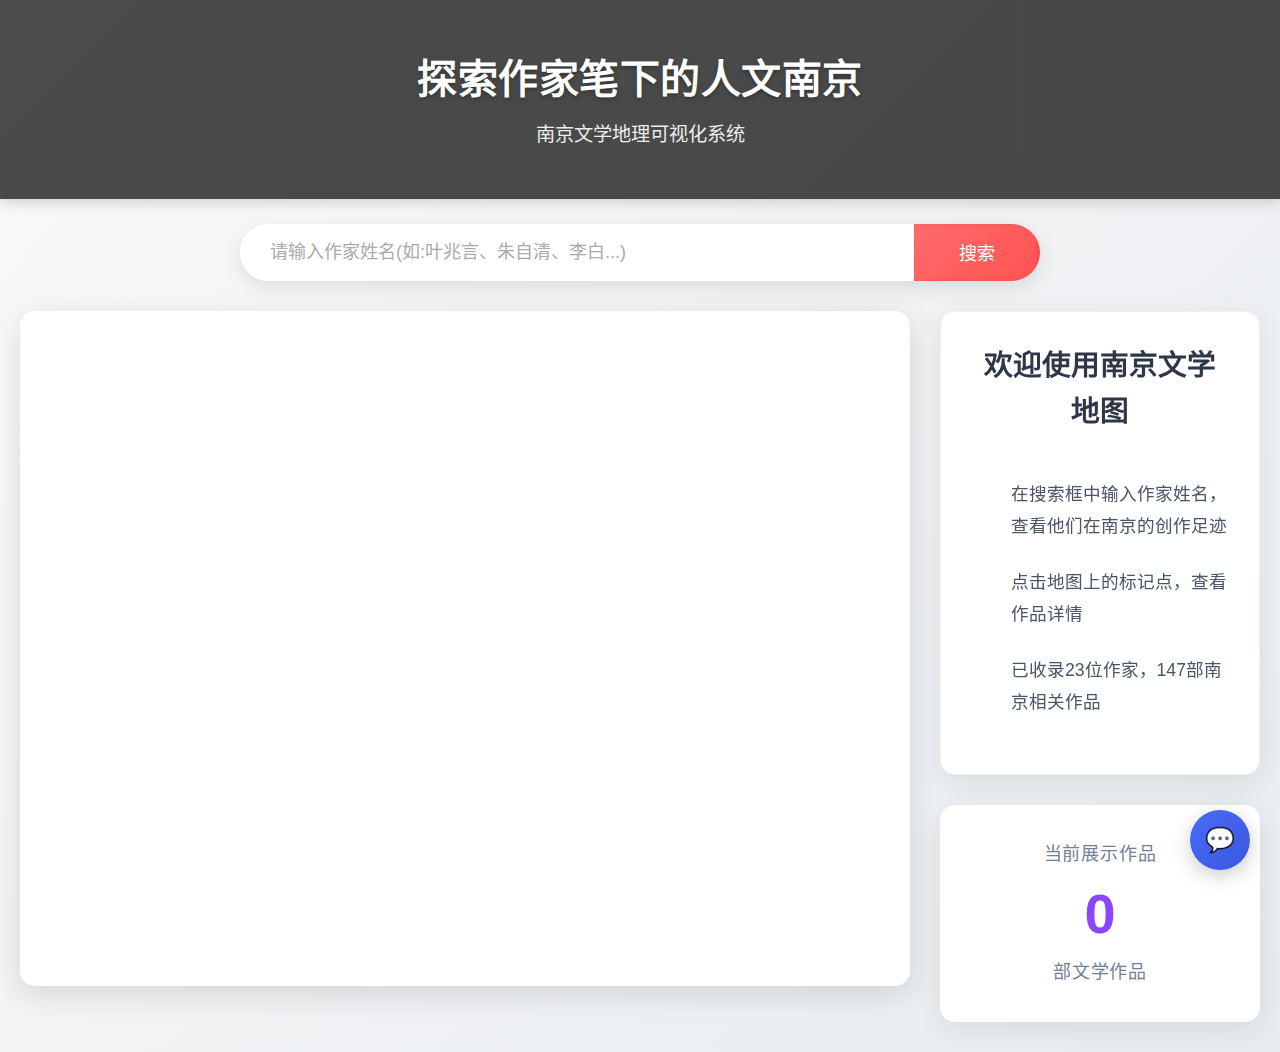
<file: html/product.html>
<!DOCTYPE html>
<html lang="zh-CN">
<head>
    <meta charset="UTF-8">
    <meta name="viewport" content="width=device-width, initial-scale=1.0">
    <title>南京文学地理可视化系统</title>
    <link rel="stylesheet" href="../css/style.css">
    <link rel="stylesheet" href="../css/ai_assistant.css"> 
    <script src="https://cdn.bootcdn.net/ajax/libs/echarts/5.4.2/echarts.min.js"></script>
    <script src="https://cdn.bootcdn.net/ajax/libs/jquery/3.7.1/jquery.min.js"></script>
</head>
<body>
    <div class="header">
        <h1>探索作家笔下的人文南京</h1>
        <p>南京文学地理可视化系统</p>
    </div>
    
    <div class="search-container">
        <input type="text" id="searchInput" placeholder="请输入作家姓名(如:叶兆言、朱自清、李白...)">
        <button id="searchBtn">搜索</button>
    </div>
    
    <div class="container">
        <div id="mapContainer"></div>
        
        <div class="sidebar">
            <div id="infoPanel">
                <div class="default-message">
                    <h3>欢迎使用南京文学地图</h3>
                    <p>在搜索框中输入作家姓名，查看他们在南京的创作足迹</p>
                    <p>点击地图上的标记点，查看作品详情</p>
                    <p>已收录23位作家，147部南京相关作品</p>
                </div>
            </div>
            
            <div id="counter">
                <div class="counter-label">当前展示作品</div>
                <div class="counter-number">0</div>
                <div class="counter-label">部文学作品</div>
            </div>
        </div>
    </div>
    
    <div id="ai-assistant">
        <div id="chat-container">
            <div class="chat-header">
                <h3>南京文学助手</h3>
                <button id="close-chat">×</button>
            </div>
            <div id="chat-messages"></div>
            <div class="chat-input">
                <input type="text" id="user-input" placeholder="输入关于南京文学的问题...">
                <button id="send-btn">发送</button>
            </div>
        </div>
        <button id="chat-toggle">💬</button>
    </div>
    
    <script src="../js/script.js"></script>
    <script src="../js/ai_assistant.js"></script> 
</body>
</html>
</file>
<file: css/style.css>
* {
    margin: 0;
    padding: 0;
    box-sizing: border-box;
    font-family: 'PingFang SC', 'Microsoft YaHei', sans-serif;
}

body {
    background: linear-gradient(135deg, #f0f6ff 0%, #e0edff 100%);
    min-height: 100vh;
    padding-bottom: 30px;
    color: #333;
}

.header {
    background: linear-gradient(135deg, #1a6dcc 0%, #0d4a96 100%);
    color: white;
    text-align: center;
    padding: 25px 20px;
    margin-bottom: 25px;
    box-shadow: 0 4px 12px rgba(0, 0, 0, 0.15);
}

.header h1 {
    font-size: 2.5rem;
    margin-bottom: 10px;
    font-weight: 600;
    letter-spacing: 0.5px;
}

.header p {
    font-size: 1.2rem;
    opacity: 0.92;
    max-width: 600px;
    margin: 0 auto;
}

.search-container {
    display: flex;
    max-width: 800px;
    margin: 0 auto 30px;
    background: white;
    border-radius: 50px;
    overflow: hidden;
    box-shadow: 0 6px 20px rgba(0, 0, 0, 0.1);
}

#searchInput {
    flex: 1;
    padding: 18px 30px;
    border: none;
    font-size: 18px;
    outline: none;
}

#searchInput::placeholder {
    color: #aaa;
}

#searchBtn {
    padding: 0 45px;
    background: linear-gradient(135deg, #ff6b6b 0%, #ff5252 100%);
    color: white;
    border: none;
    cursor: pointer;
    font-size: 18px;
    font-weight: 500;
    transition: all 0.3s ease;
    box-shadow: inset -2px 0 5px rgba(0, 0, 0, 0.1);
}

#searchBtn:hover {
    background: linear-gradient(135deg, #ff5252 0%, #ff3a3a 100%);
}

.container {
    display: flex;
    max-width: 1400px;
    margin: 0 auto;
    padding: 0 20px;
    gap: 30px;
}

#mapContainer {
    flex: 3;
    height: 75vh;
    min-height: 500px;
    background: white;
    border-radius: 15px;
    box-shadow: 0 8px 30px rgba(0, 0, 0, 0.12);
}

.sidebar {
    flex: 1;
    min-width: 320px;
    display: flex;
    flex-direction: column;
    gap: 30px;
}

#infoPanel {
    background: white;
    border-radius: 15px;
    padding: 30px;
    box-shadow: 0 8px 30px rgba(0, 0, 0, 0.08);
    max-height: 500px;
    overflow-y: auto;
}

.default-message {
    text-align: left;
    color: #4a5568;
}

.default-message h3 {
    color: #2d3748;
    margin-bottom: 30px;
    font-size: 1.8rem;
    text-align: center;
    position: relative;
    padding-bottom: 15px;
}



.default-message p {
    margin: 25px 0;
    line-height: 1.8;
    font-size: 1.1rem;
    position: relative;
    padding-left: 40px;
}

#counter {
    background: white;
    border-radius: 15px;
    padding: 35px 25px;
    text-align: center;
    box-shadow: 0 8px 30px rgba(0, 0, 0, 0.08);
}

.counter-label {
    color: #718096;
    font-size: 18px;
    letter-spacing: 0.8px;
}

/* 找到并修改计数器数字的颜色 */
.counter-number {
    color: #8b46ff; /* 改为紫色 */
    font-size: 3.5rem;
    font-weight: bold;
}

@keyframes count-up {
    from { 
        transform: translateY(20px);
        opacity: 0;
    }
    to { 
        transform: translateY(0);
        opacity: 1;
    }
}

.highlight {
    animation: pulse 1.5s infinite;
}

@keyframes pulse {
    0% { text-shadow: 0 0 0 rgba(74, 108, 247, 0.5); }
    70% { text-shadow: 0 0 20px rgba(74, 108, 247, 0.8); }
    100% { text-shadow: 0 0 0 rgba(74, 108, 247, 0); }
}

.work-item {
    background: #f8f9ff;
    border-radius: 12px;
    padding: 15px 20px;
    margin-bottom: 15px;
    box-shadow: 0 3px 10px rgba(0, 0, 0, 0.05);
    border-left: 4px solid #4a6cf7;
}

.work-title {
    font-size: 1.2rem;
    font-weight: 600;
    color: #2d3748;
    margin-bottom: 8px;
}

.work-location {
    color: #4a5568;
    font-size: 16px;
    display: flex;
    align-items: center;
    margin-bottom: 8px;
}

.work-location::before {
    content: "📍";
    margin-right: 8px;
    font-size: 18px;
}

.work-excerpt {
    color: #718096;
    font-size: 15px;
    line-height: 1.6;
    font-style: italic;
    padding-left: 26px;
    position: relative;
}

.work-excerpt::before {
    content: '“';
    position: absolute;
    left: 0;
    top: -10px;
    font-size: 30px;
    color: #c7d2fe;
}

@media (max-width: 1200px) {
    .container {
        flex-direction: column;
    }
    
    #mapContainer {
        width: 100%;
        height: 600px;
    }
}

@media (max-width: 768px) {
    .header h1 {
        font-size: 2.2rem;
    }
    
    .header p {
        font-size: 1rem;
    }
    
    .search-container {
        margin: 0 auto 20px;
    }
    
    #searchInput {
        padding: 15px 20px;
        font-size: 16px;
    }
    
    #searchBtn {
        padding: 0 25px;
        font-size: 16px;
    }
    
    .counter-number {
        font-size: 50px;
    }
    
    .default-message h3 {
        font-size: 1.5rem;
    }
    
    .default-message p {
        font-size: 1rem;
    }
}
.custom-loading {
    position: absolute;
    top: 0;
    left: 0;
    width: 100%;
    height: 100%;
    background: rgba(255, 255, 255, 0.9);
    display: flex;
    flex-direction: column;
    align-items: center;
    justify-content: center;
    z-index: 1000;
}

.loading-spinner {
    width: 60px;
    height: 60px;
    position: relative;
    margin-bottom: 1rem;
}

.double-bounce1, .double-bounce2 {
    width: 100%;
    height: 100%;
    border-radius: 50%;
    background-color: var(--primary-color);
    opacity: 0.6;
    position: absolute;
    top: 0;
    left: 0;
    animation: sk-bounce 2.0s infinite ease-in-out;
}

.double-bounce2 {
    animation-delay: -1.0s;
}

.loading-text {
    font-size: 1.1rem;
    color: var(--dark-text);
    font-weight: 500;
}

@keyframes sk-bounce {
    0%, 100% { 
        transform: scale(0.0);
    } 50% { 
        transform: scale(1.0);
    }
}
/* 增加玻璃拟态效果 */
#infoPanel {
    background: rgba(255, 255, 255, 0.95);
    backdrop-filter: blur(10px);
    border: 1px solid rgba(0,0,0,0.05);
}

/* 增加作家卡片样式 */
.author-card {
    display: flex;
    gap: 20px;
    margin-bottom: 30px;
    padding: 20px;
    background: white;
    border-radius: 12px;
    box-shadow: 0 5px 15px rgba(0,0,0,0.05);
}

.author-avatar {
    width: 120px;
    height: 120px;
    border-radius: 50%;
    object-fit: cover;
    border: 3px solid var(--accent-color);
    box-shadow: 0 4px 10px rgba(0,0,0,0.1);
}

.author-info {
    flex: 1;
}

.author-name {
    color: var(--text-dark);
    font-size: 1.8rem;
    margin-bottom: 10px;
    border-bottom: 3px solid var(--accent-color);
    padding-bottom: 8px;
}

.representative-works li {
    margin-bottom: 10px;
    padding: 10px;
    background: rgba(74, 108, 247, 0.05);
    border-radius: 8px;
}

/* 增加悬停效果 */
.work-item {
    transition: all 0.3s ease;
    transform: translateY(0);
}

.work-item:hover {
    transform: translateY(-5px);
    box-shadow: 0 8px 20px rgba(0,0,0,0.1);
}
/* 自动滚动动画 */
@keyframes scrollAuthors {
    0% { transform: translateY(0); }
    100% { transform: translateY(calc(-100% + 500px)); }
}

@keyframes scrollWorks {
    0% { transform: translateY(0); }
    100% { transform: translateY(calc(-100% + 500px)); }
}

/* 作家作品容器 */
.author-works-container {
    display: flex;
    height: 500px; /* 固定高度 */
    gap: 20px;
}

/* 滚动区域通用样式 */
.authors-scroll, 
.works-scroll {
    overflow: hidden; /* 隐藏原生滚动条 */
    position: relative;
    border-radius: 12px;
    background: rgba(255, 255, 255, 0.9);
    box-shadow: 0 5px 15px rgba(0, 0, 0, 0.05);
    padding: 15px;
}

/* 作家头像区域 */
.authors-scroll {
    flex: 1;
}

/* 作品列表区域 */
.works-scroll {
    flex: 2;
}

/* 作家头像列表 */
.authors-list {
    display: flex;
    flex-direction: column;
    gap: 15px;
    animation: scrollAuthors 30s linear infinite; /* 添加自动滚动动画 */
    animation-play-state: running; /* 默认运行 */
}

.authors-list.paused {
    animation-play-state: paused; /* 暂停状态 */
}

.author-item {
    display: flex;
    align-items: center;
    padding: 15px;
    border-radius: 8px;
    cursor: pointer;
    transition: all 0.3s;
}

.author-item:hover {
    background: rgba(74, 108, 247, 0.1);
    transform: translateX(5px);
}

.author-item.active {
    background: rgba(74, 108, 247, 0.2);
    border-left: 3px solid var(--primary-color);
}

.author-avatar {
    width: 60px;
    height: 60px;
    border-radius: 50%;
    object-fit: cover;
    margin-right: 15px;
    border: 2px solid var(--primary-color);
}

.author-name {
    font-weight: 600;
    color: var(--dark-text);
}

/* 作品列表 */
.works-list {
    display: flex;
    flex-direction: column;
    gap: 15px;
    animation: scrollWorks 40s linear infinite; /* 添加自动滚动动画 */
    animation-play-state: running; /* 默认运行 */
}

.works-list.paused {
    animation-play-state: paused; /* 暂停状态 */
}

.work-item {
    padding: 20px;
    background: rgba(255, 255, 255, 0.7);
    border-radius: 8px;
    box-shadow: 0 2px 8px rgba(0, 0, 0, 0.05);
    transition: all 0.3s;
}

.work-item:hover {
    transform: translateY(-5px);
    box-shadow: 0 8px 20px rgba(0,0,0,0.1);
}

.work-title {
    font-weight: bold;
    color: var(--primary-color);
    margin-bottom: 5px;
    font-size: 1.2rem;
}

.work-year {
    color: var(--light-text);
    font-size: 0.9rem;
    margin-bottom: 8px;
}

.work-excerpt {
    font-size: 0.9rem;
    line-height: 1.5;
    color: #4a5568;
    font-style: italic;
}

/* 滚动控制按钮 */
.scroll-controls {
    position: absolute;
    bottom: 15px;
    right: 15px;
    display: flex;
    gap: 10px;
    z-index: 10;
}

.scroll-btn {
    width: 36px;
    height: 36px;
    border-radius: 50%;
    background: var(--primary-color);
    color: white;
    display: flex;
    align-items: center;
    justify-content: center;
    cursor: pointer;
    box-shadow: 0 2px 5px rgba(0,0,0,0.2);
    transition: all 0.3s;
}

.scroll-btn:hover {
    background: var(--secondary-color);
    transform: scale(1.1);
}
/* 增加玻璃拟态效果 */
#infoPanel {
    background: rgba(255, 255, 255, 0.95);
    backdrop-filter: blur(10px);
    border: 1px solid rgba(0,0,0,0.05);
}

/* 增加作家卡片样式 */
.author-card {
    display: flex;
    gap: 20px;
    margin-bottom: 30px;
    padding: 20px;
    background: white;
    border-radius: 12px;
    box-shadow: 0 5px 15px rgba(0,0,0,0.05);
}

.author-avatar {
    width: 120px;
    height: 120px;
    border-radius: 50%;
    object-fit: cover;
    border: 3px solid var(--accent-color);
    box-shadow: 0 4px 10px rgba(0,0,0,0.1);
}

.author-info {
    flex: 1;
}

.author-name {
    color: var(--text-dark);
    font-size: 1.8rem;
    margin-bottom: 10px;
    border-bottom: 3px solid var(--accent-color);
    padding-bottom: 8px;
}

.representative-works li {
    margin-bottom: 10px;
    padding: 10px;
    background: rgba(74, 108, 247, 0.05);
    border-radius: 8px;
}

/* 增加悬停效果 */
.work-item {
    transition: all 0.3s ease;
    transform: translateY(0);
}

.work-item:hover {
    transform: translateY(-5px);
    box-shadow: 0 8px 20px rgba(0,0,0,0.1);
}
:root {
    --primary-color: #1a5fad;
    --secondary-color: #2a8fe6;
    --accent-color: #ff6b6b;
    --dark-text: #2d3748;
    --light-text: #718096;
    --bg-gradient: linear-gradient(135deg, #f8f9fa, #e9ecef);
}

body {
    font-family: 'Noto Sans SC', sans-serif;
    background: var(--bg-gradient);
    color: var(--dark-text);
    line-height: 1.6;
}

.header {
    background: linear-gradient(rgba(0, 0, 0, 0.7), rgba(0, 0, 0, 0.7)), 
                url('https://example.com/nanjing-skyline.jpg') center/cover;
    color: white;
    padding: 3rem 1rem;
    text-align: center;
    position: relative;
    overflow: hidden;
}

.header h1 {
    font-family: 'Noto Serif SC', serif;
    font-size: 2.5rem;
    margin-bottom: 0.5rem;
    text-shadow: 0 2px 4px rgba(0,0,0,0.3);
    animation: fadeInDown 1s ease;
}

.header p {
    font-size: 1.2rem;
    opacity: 0.9;
    animation: fadeIn 1.5s ease;
}

@keyframes fadeIn {
    from { opacity: 0; }
    to { opacity: 1; }
}

@keyframes fadeInDown {
    from { 
        opacity: 0;
        transform: translateY(-20px);
    }
    to { 
        opacity: 1;
        transform: translateY(0);
    }
}
</file>
<file: css/ai_assistant.css>
#ai-assistant {
    position: fixed;
    bottom: 30px;
    right: 30px;
    z-index: 1000;
}

#chat-toggle {
    background: linear-gradient(135deg, #4a6cf7 0%, #3a56e0 100%);
    width: 60px;
    height: 60px;
    border-radius: 50%;
    display: flex;
    align-items: center;
    justify-content: center;
    border: none;
    color: white;
    font-size: 24px;
    cursor: pointer;
    box-shadow: 0 6px 20px rgba(0, 0, 0, 0.2);
    transition: all 0.3s ease;
}

#chat-toggle:hover {
    transform: translateY(-5px);
    box-shadow: 0 8px 25px rgba(0, 0, 0, 0.3);
}

#chat-container {
    width: 380px;
    height: 500px;
    background: white;
    border-radius: 20px;
    box-shadow: 0 8px 50px rgba(0, 0, 0, 0.2);
    display: flex;
    flex-direction: column;
    overflow: hidden;
}

.chat-header {
    background: linear-gradient(135deg, #4a6cf7 0%, #3a56e0 100%);
    color: white;
    padding: 20px;
    display: flex;
    justify-content: space-between;
    align-items: center;
}

.chat-header h3 {
    margin: 0;
    font-size: 1.4rem;
}

.chat-header button {
    background: none;
    border: none;
    color: white;
    font-size: 1.8rem;
    cursor: pointer;
    padding: 5px;
}

#chat-messages {
    flex: 1;
    padding: 20px;
    overflow-y: auto;
    background: #f9fafb;
    display: flex;
    flex-direction: column;
    gap: 15px;
}

.chat-message {
    max-width: 85%;
    padding: 12px 18px;
    border-radius: 18px;
    line-height: 1.5;
    position: relative;
    animation: fadeIn 0.3s ease;
    word-wrap: break-word;
}

.chat-message.user {
    background: #4a6cf7;
    color: white;
    align-self: flex-end;
    border-bottom-right-radius: 5px;
}

.chat-message.assistant {
    background: #e9edf7;
    color: #333;
    align-self: flex-start;
    border-bottom-left-radius: 5px;
}

.chat-message.typing::after {
    content: "···";
    animation: typing 1.5s infinite;
}

@keyframes typing {
    0% { content: "·"; }
    33% { content: "··"; }
    66% { content: "···"; }
}

@keyframes fadeIn {
    from { opacity: 0; transform: translateY(10px); }
    to { opacity: 1; transform: translateY(0); }
}

.chat-input {
    display: flex;
    padding: 20px;
    background: white;
    border-top: 1px solid #eee;
}

.chat-input input {
    flex: 1;
    padding: 12px 20px;
    border: 1px solid #ddd;
    border-radius: 50px;
    outline: none;
    font-size: 16px;
}

.chat-input button {
    background: #4a6cf7;
    color: white;
    border: none;
    border-radius: 50px;
    padding: 12px 30px;
    margin-left: 15px;
    cursor: pointer;
    font-weight: 500;
    transition: background 0.3s ease;
}

.chat-input button:hover {
    background: #3a56e0;
}

/* 响应式调整 */
@media (max-width: 768px) {
    #ai-assistant {
        bottom: 20px;
        right: 20px;
    }

    #chat-container {
        width: 320px;
        height: 400px;
    }
}
</file>
